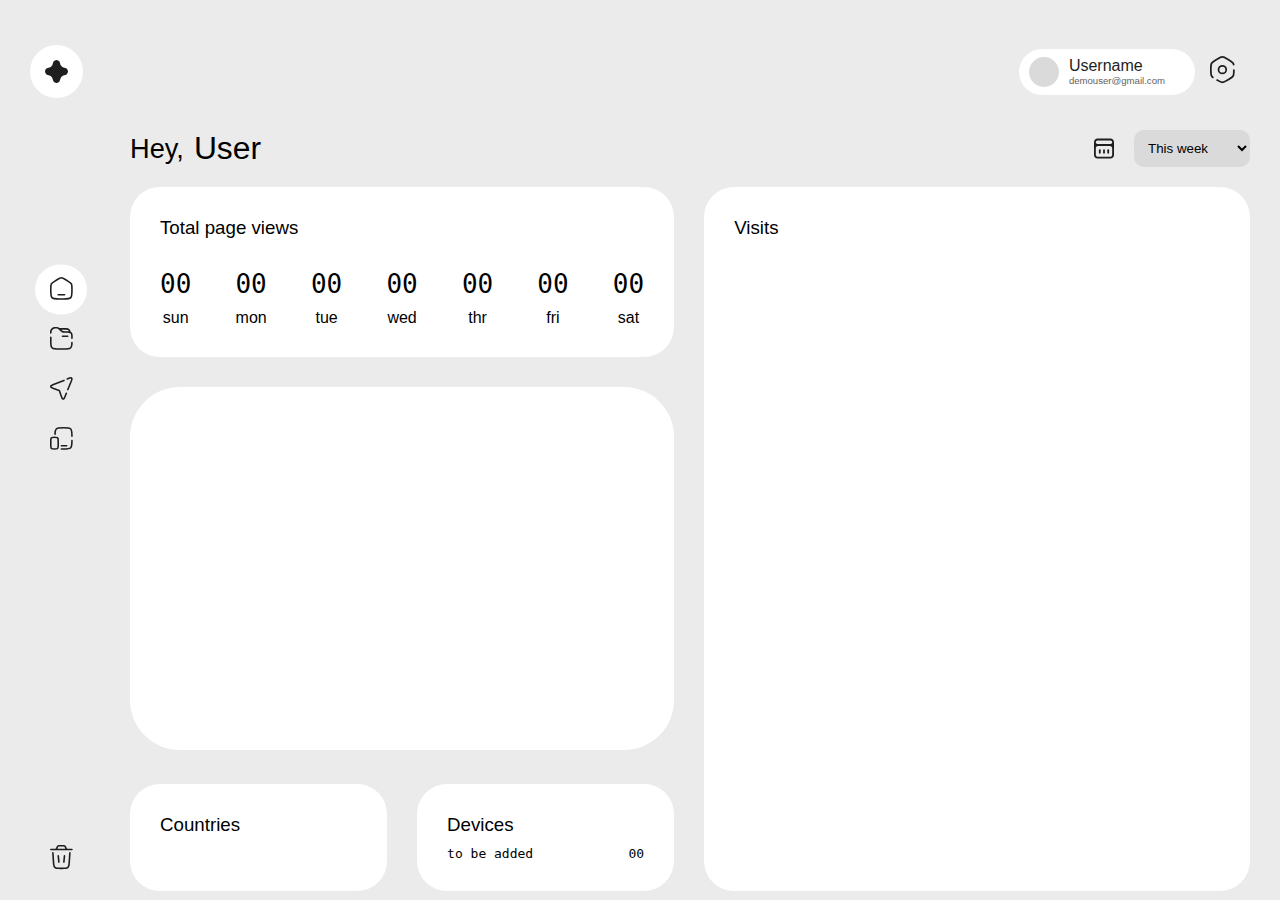
<file: index.html>
<!DOCTYPE html>
<html lang="en">

<head>
    <meta charset="UTF-8">
    <meta name="viewport" content="width=device-width, initial-scale=1.0">
    <title>Document</title>
    <link rel="stylesheet" href="./src/style.css">
</head>

<body>
    <div class="nd-nav">
        <div class="logo"><img src="./img/logo.svg"> </div>
        <div>
            <div class="usinfo">
                <div class="pfimg"></div>
                <div>
                    <p class="name">Username</p>
                    <p class="email">demouser@gmail.com</p>
                </div>
            </div>
            <div class="settingsLink"><img src="./img/settings.svg" alt="">
            </div>
        </div>

    </div>
    <div class="nav">

        <span class="select"></span>
        <div class="middle-links links">
            <a href="./">
                <div class="homeLink"><img src="./img/home.svg" alt="">
                    <p>Home</p>
                </div>
            </a>
            <a href="./pages.html">
                <div class="pagesLink"><img src="./img/folder.svg" alt="">
                    <p>Pages</p>
                </div>
            </a>
            <a href="./maps.html">
                <div class="Maps"><img src="./img/maps.svg" alt="">
                    <p>Maps</p>
                </div>
            </a>
            <a href="./devices.html">
                <div class="Devices"><img src="./img/devices.svg" alt="">
                    <p>Devices</p>
                </div>
            </a>


        </div>
        <div class="bottom-links links">
            <a href="./trash.html">
                <div class="trashLink"><img src="./img/trash.svg" alt="">
                    <p>Trash</p>
                </div>
            </a>


        </div>

    </div>
    <div class="wrap">

        <div class="main">
            <div class="bar">
                <div class="greet">Hey,<h3>User</h3>
                </div>
                <div>
                    <img src="./img/calender.svg" alt="">
                    <select name="timeperiod" class="timeperiod">
                        <option id="">This week</option>
                        <option id="">Last week</option>
                        <option id="">Last 30 days</option>
                    </select>
                </div>
            </div>
            <div class="maininfo">
                <div class="leftside">
                    <div class="tpageview">
                        <h3>Total page views</h3>
                        <div>
                            <div>
                                <p class="sun">00</p>
                                <p class="day">sun</p>
                            </div>
                            <div>
                                <p class="mon">00</p>
                                <p class="day">mon</p>
                            </div>
                            <div>
                                <p class="tue">00</p>
                                <p class="day">tue</p>
                            </div>
                            <div>
                                <p class="wed">00</p>
                                <p class="day">wed</p>
                            </div>
                            <div>
                                <p class="thu">00</p>
                                <p class="day">thr</p>
                            </div>
                            <div>
                                <p class="fri">00</p>
                                <p class="day">fri</p>
                            </div>
                            <div>
                                <p class="sat">00</p>
                                <p class="day">sat</p>
                            </div>

                        </div>

                    </div>
                    <div
                        >
                        <canvas id="myChart" width="600" height="400" ></canvas>
                    </div>
                    <div class="snd-info">
                        <div class="countries">
                            <h3>Countries</h3>
                            <div>

                            </div>
                        </div>
                        <div class="devices">
                            <h3>Devices</h3>
                            <div>
                                <div>
                                    <p>to be added </p>
                                    <p>00</p>
                                </div>

                            </div>
                        </div>
                    </div>
                </div>
                <div class="rightside">
                    <h3>Visits</h3>

                </div>

            </div>
        </div>
    </div>

</body>
<!-- <script src="./src/pocketbase.umd.js"></script> -->
<script type="module" src="./src/main.js"></script>
<script type="module" src="./src/userfn.js"></script>


</html>
</file>
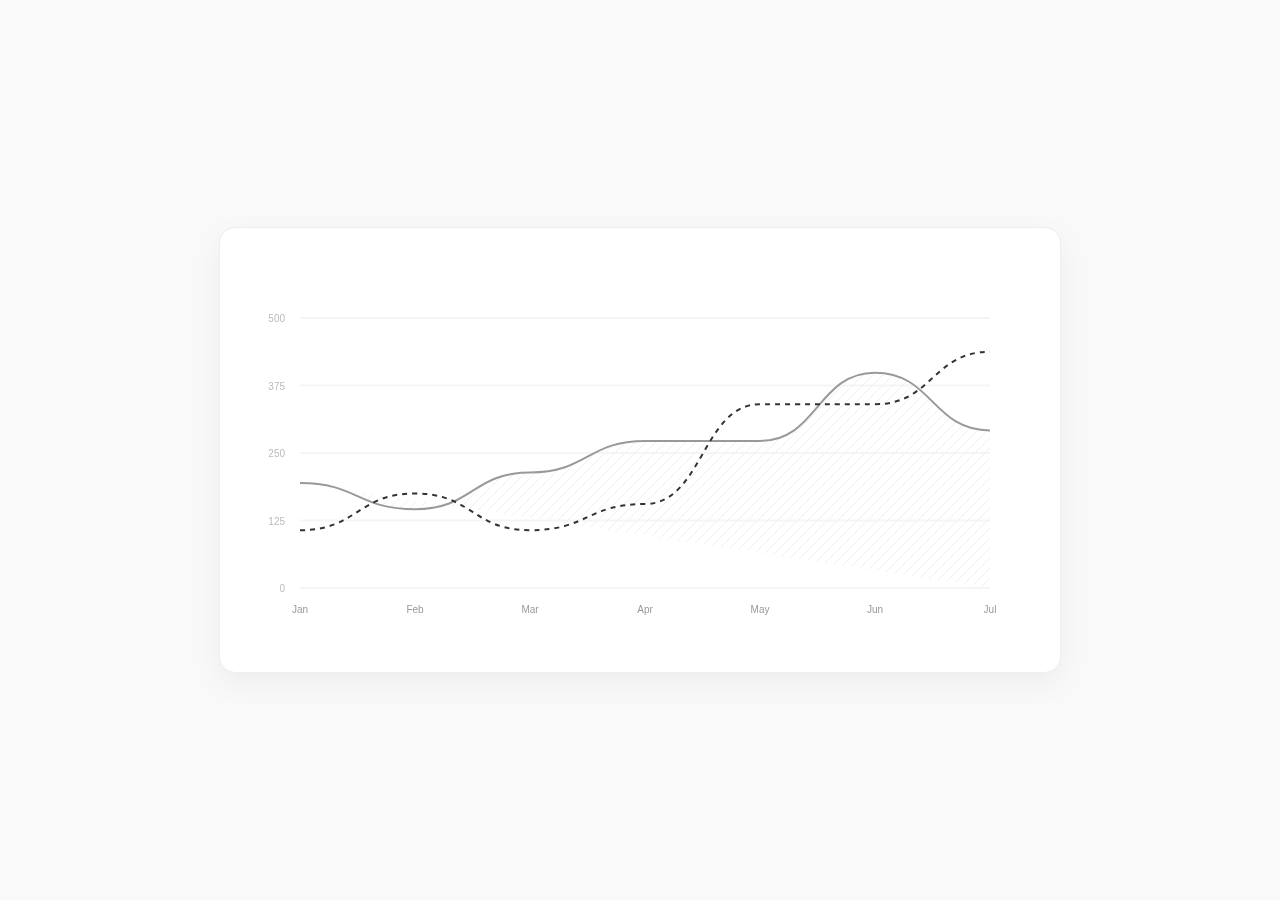
<file: test.html>
<!DOCTYPE html>
<html>
<body style="display: flex; justify-content: center; align-items: center; height: 100vh; margin: 0; background: #f9f9f9; font-family: sans-serif;">
  <div style="position: relative; background: white; padding: 20px; border-radius: 16px; border: 1px solid #eee; box-shadow: 0 10px 30px rgba(0,0,0,0.05);">
    <canvas id="myChart" width="800" height="400" style="width: 100%; "></canvas>
  </div>

  <script>
    const canvas = document.getElementById('myChart');
    const ctx = canvas.getContext('2d');

    const maxData = 500;
    const labels = ['Jan', 'Feb', 'Mar', 'Apr', 'May', 'Jun', 'Jul'];
    const dataSolid = [200, 150, 220, 280, 280, 410, 300]; 
    const dataDashed = [110, 180, 110, 160, 350, 350, 450];
    const padding = { top: 70, right: 50, bottom: 60, left: 60 };
    
    let drawProgress = 0; 
    let targetIndex = 0;
    let easedIndex = 0;
    let isHovering = false;
    let opacity = 0;

    const chartWidth = canvas.width - padding.left - padding.right;
    const chartHeight = canvas.height - padding.top - padding.bottom;

    const getX = (i) => padding.left + (i * (chartWidth / (dataSolid.length - 1)));
    const getY = (val) => (canvas.height - padding.bottom) - (val * (chartHeight / maxData) * drawProgress);

    const patternCanvas = document.createElement('canvas');
    patternCanvas.width = 10; patternCanvas.height = 10;
    const pCtx = patternCanvas.getContext('2d');
    pCtx.strokeStyle = '#f0f0f0';
    pCtx.lineWidth = 1;
    pCtx.beginPath(); pCtx.moveTo(0, 10); pCtx.lineTo(10, 0); pCtx.stroke();
    const pattern = ctx.createPattern(patternCanvas, 'repeat');

    function drawSteppedPath(data) {
      for (let i = 0; i < data.length; i++) {
        const x = getX(i), y = getY(data[i]);
        if (i === 0) ctx.moveTo(x, y);
        else {
          const prevX = getX(i - 1), prevY = getY(data[i - 1]), midX = (prevX + x) / 2;
          ctx.bezierCurveTo(midX, prevY, midX, y, x, y);
        }
      }
    }

    function animate() {
      ctx.clearRect(0, 0, canvas.width, canvas.height);

      if (drawProgress < 1) drawProgress += (1 - drawProgress) * 0.08;
      if (drawProgress > 0.999) drawProgress = 1;

      // 1. Grid & Y Axis
      ctx.setLineDash([]);
      ctx.strokeStyle = '#f5f5f5';
      ctx.fillStyle = '#bbb';
      ctx.textAlign = 'right';
      for (let i = 0; i <= 4; i++) {
        const val = Math.round(i * (maxData / 4)), y = (canvas.height - padding.bottom) - (val * (chartHeight / maxData));
        ctx.beginPath(); ctx.moveTo(padding.left, y); ctx.lineTo(canvas.width - padding.right, y); ctx.stroke();
        ctx.fillText(val, padding.left - 15, y + 4);
      }

      // 2. Area Fill
      ctx.beginPath(); 
      ctx.moveTo(getX(0), (canvas.height - padding.bottom)); 
      drawSteppedPath(dataSolid);
      ctx.lineTo(getX(dataSolid.length - 1), (canvas.height - padding.bottom)); 
      ctx.fillStyle = pattern;
      ctx.fill();

      // 3. Lines
      ctx.beginPath(); ctx.strokeStyle = '#999'; ctx.lineWidth = 2; drawSteppedPath(dataSolid); ctx.stroke();
      ctx.beginPath(); ctx.setLineDash([5, 5]); ctx.strokeStyle = '#333'; drawSteppedPath(dataDashed); ctx.stroke();

      // 4. X-Axis Labels (NEW)
      ctx.setLineDash([]);
      ctx.fillStyle = '#999';
      ctx.textAlign = 'center';
      labels.forEach((label, i) => {
        ctx.fillText(label, getX(i), canvas.height - padding.bottom + 25);
      });

      // 5. Interaction logic
      easedIndex += (targetIndex - easedIndex) * 0.15;
      opacity += (isHovering ? 1 - opacity : 0 - opacity) * 0.15;

      if (opacity > 0.01) {
        ctx.globalAlpha = opacity;
        const activeX = getX(easedIndex);
        const snapIdx = Math.round(easedIndex);

        ctx.beginPath(); ctx.setLineDash([4, 4]); ctx.strokeStyle = '#aaa';
        ctx.moveTo(activeX, padding.top); ctx.lineTo(activeX, canvas.height - padding.bottom); ctx.stroke();

        const tipX = activeX + 15 > canvas.width - 120 ? activeX - 135 : activeX + 15;
        ctx.setLineDash([]);
        ctx.fillStyle = '#111';
        ctx.beginPath(); ctx.roundRect(tipX, 100, 120, 60, 8); ctx.fill();
        
        ctx.fillStyle = '#fff';
        ctx.textAlign = 'left';
        ctx.font = 'bold 12px sans-serif';
        ctx.fillText(labels[snapIdx], tipX + 12, 120);
        
        ctx.font = '11px sans-serif';
        ctx.fillStyle = '#aaa';
        const curSolid = Math.round(dataSolid[snapIdx] * drawProgress);
        const curDash = Math.round(dataDashed[snapIdx] * drawProgress);
        ctx.fillText(`Solid: ${curSolid}`, tipX + 12, 137);
        ctx.fillText(`Dash: ${curDash}`, tipX + 12, 152);

        ctx.fillStyle = '#444';
        ctx.beginPath(); ctx.arc(activeX, getY(dataSolid[snapIdx]), 5, 0, Math.PI*2); ctx.fill();
        ctx.beginPath(); ctx.arc(activeX, getY(dataDashed[snapIdx]), 5, 0, Math.PI*2); ctx.fill();
        ctx.globalAlpha = 1;
      }

      requestAnimationFrame(animate);
    }

// Replace your current mouse logic with this:
canvas.addEventListener('mousemove', (e) => {
  const rect = canvas.getBoundingClientRect();
  
  // We calculate scales inside the listener so it stays accurate 
  // even if the CSS size changes after the page loads.
  const scaleX = canvas.width / rect.width;
  const scaleY = canvas.height / rect.height;

  // Apply the scale to the mouse coordinates
  const mouseX = (e.clientX - rect.left) * scaleX;
  const mouseY = (e.clientY - rect.top) * scaleY;

  if (mouseX >= padding.left && mouseX <= canvas.width - padding.right) {
    isHovering = true;
    targetIndex = (mouseX - padding.left) / (chartWidth / (dataSolid.length - 1));
  } else {
    isHovering = false;
  }
});

canvas.addEventListener('mouseleave', () => isHovering = false);
    canvas.addEventListener('mouseleave', () => isHovering = false);

    animate();
  </script>
</body>
</html>
</file>
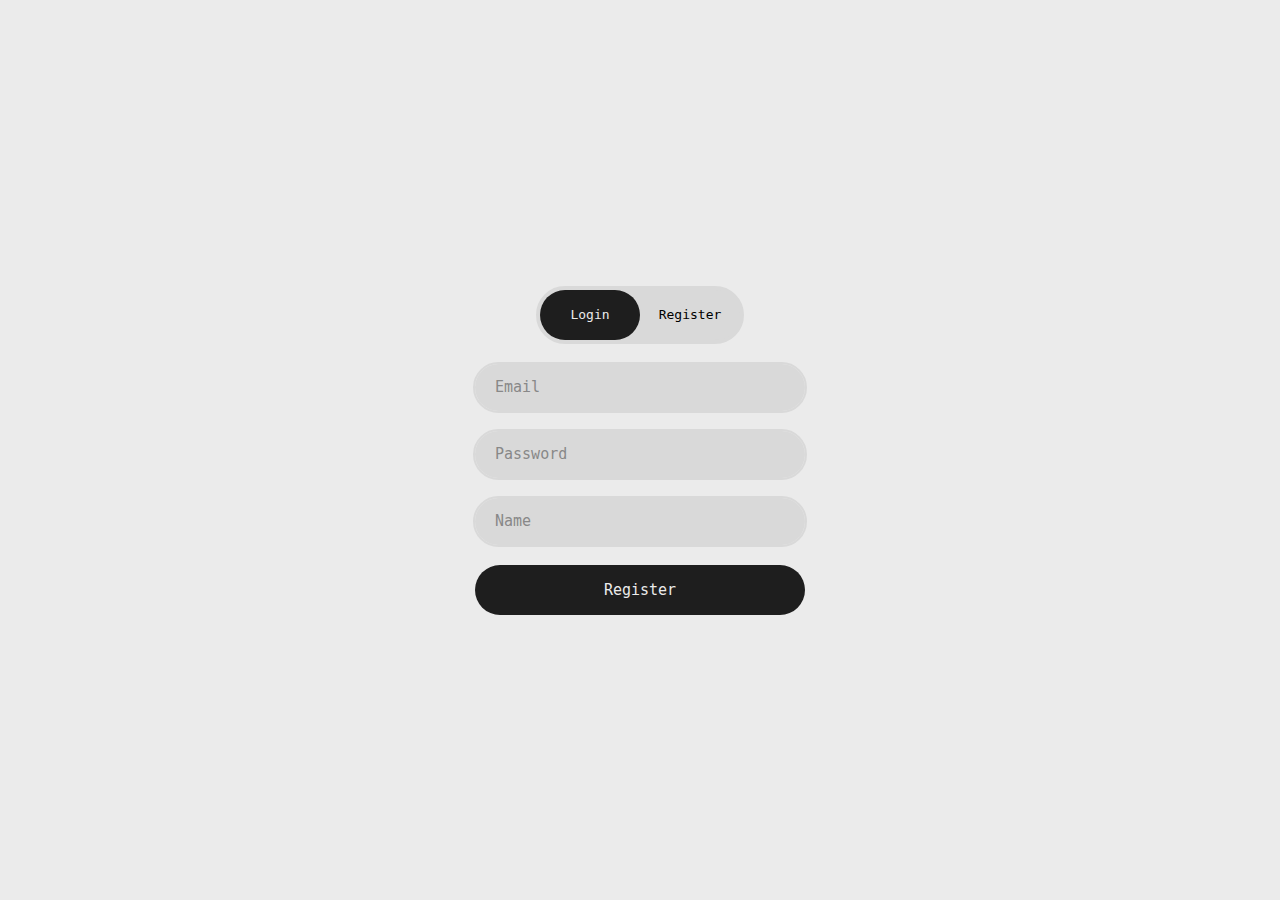
<file: pages/login.html>
<!DOCTYPE html>
<html lang="en">

<head>
    <meta charset="UTF-8">
    <meta name="viewport" content="width=device-width, initial-scale=1.0">
    <title>Login</title>
    <link rel="stylesheet" href="./pages.css">
</head>

<body>
    <div class="main">


        <div class="switchmode">
            <p class="login active">Login</p>
            <p class="regi">Register</p>
            <span></span>
        </div>
        <div class="register">
            <div>

                <input type="email" class="email" placeholder=" ">
                <p>Email</p>

            </div>
            <div>
                <input type="text" class="password" placeholder=" ">
                <p>Password</p>

            </div>
            <div>
                <input type="text" class="name" placeholder=" ">
                <p>Name</p>

            </div>
            <span class="registerbtn">Register</span>

        </div>


    </div>
    <script src="./pages.js"></script>
</body>

</html>
</file>
<file: src/style.css>
body,
p {
  margin: 0;
}

body {
  background-color: var(--white);
}

:root {
  --black: #1e1e1e;
  --white: #ebebeb;
  --wwhite: #fff;
  --grey: #dadada;
  --dark-gray: #626262;
  --blue: #007bff;
  --nav-width-collapsed: 52px;
  --nav-width-expanded: 200px;
  --transition-speed: 300ms;
  --m: "Segoe UI", Tahoma, Geneva, Verdana, sans-serif;
}

h3 {
  margin: 0;
  margin-bottom: 10px;
  font-family: var(--m);
  font-weight: 500;
}

a,
p {
  font-family: monospace;
}

a {
  text-decoration: none;
  color: inherit;
}

canvas {
  width: 100%;
  background-color: var(--wwhite);
  border-radius: 50px;
  margin-top: 30px;
  box-sizing: border-box;
}

.nav {
  position: fixed;
  top: 0;
  outline: 10px solid var(--white);
  left: 35px;
  padding: 30px 15px;
  height: 100vh;
  width: var(--nav-width-collapsed);
  background-color: var(--white);
  display: flex;
  flex-direction: column;
  box-sizing: border-box;
  overflow: hidden;
  transition: var(--transition-speed);
  will-change: width;
  z-index: 1;
}
.nav:hover {
  width: var(--nav-width-expanded);
}
.nav img {
  width: 23px;
  flex-shrink: 0;
}
.nav > div {
  position: absolute;
  left: 15px;
}
.nav .links {
  font-family: var(--m) !important;
  font-size: 1.3em;
  display: flex;
  flex-direction: column;
  gap: 27px;
}
.nav .links div {
  cursor: pointer;
  display: flex;
  gap: 20px;
  align-items: center;
  transition: color 200ms;
}
.nav .links div:hover {
  color: var(--primary-color);
}
.nav .links p {
  margin: 0;
  white-space: nowrap;
  font-family: inherit;
}
.nav .pages {
  position: relative;
  margin-left: 39px;
  display: flex;
  flex-direction: column;
  gap: 15px;
}
.nav .pages span {
  position: absolute;
  left: -30px;
  width: 2px;
  height: 100%;
  background-color: var(--black);
  border-radius: 2px;
}
.nav .select {
  position: absolute;
  left: 0;
  top: 0;
  width: 100%;
  height: 50px;
  background-color: var(--wwhite);
  border-radius: 100px;
  translate: 0 -25%;
  transition: var(--transition-speed) ease;
  pointer-events: none;
}
.nav .middle-links {
  top: 50%;
  transform: translateY(-100%);
}
.nav .bottom-links {
  bottom: 30px;
}

.nd-nav {
  z-index: 2;
  position: fixed;
  display: flex;
  width: 100%;
  justify-content: space-between;
  top: 0;
  padding: 45px 45px;
  box-sizing: border-box;
  align-items: center;
}
.nd-nav .logo > img {
  padding: 15px;
  translate: -15px 0;
  border-radius: 50%;
  background-color: var(--wwhite);
}
.nd-nav > div {
  display: flex;
  align-items: center;
  gap: 15px;
}
.nd-nav .usinfo {
  align-items: center;
  border-radius: 30px;
  padding: 8px 30px 8px 10px;
  gap: 10px;
  background-color: var(--wwhite);
  font-family: inherit;
  display: flex;
}
.nd-nav .usinfo * {
  font-family: var(--m);
}
.nd-nav .usinfo .pfimg {
  height: 30px;
  width: 30px;
  border-radius: 50%;
  background-color: var(--grey);
}
.nd-nav .usinfo .name {
  font-size: 1em;
  opacity: 1;
  color: var(--black);
  font-weight: 400;
}
.nd-nav .usinfo .email {
  font-size: 0.6em;
  color: var(--dark-gray);
}

.wrap {
  margin-top: 130px;
  margin-left: 100px;
  display: flex;
  flex-direction: column;
}

.main {
  padding: 0px 30px;
}
.main .bar {
  display: flex;
  justify-content: space-between;
  align-items: center;
}
.main .bar .greet {
  display: flex;
  font-family: var(--m);
  gap: 10px;
  align-items: center;
  font-size: 1.7em;
}
.main .bar .greet h3 {
  margin: 0;
}
.main .bar div {
  display: flex;
  gap: 20px;
}
.main .bar div select {
  border-radius: 10px;
  padding: 10px;
  background-color: var(--grey);
  border: none;
}
.main .bar img {
  width: 20px;
}
.main .maininfo {
  display: flex;
  gap: 30px;
  margin-top: 20px;
}
.main .maininfo > div {
  width: 50%;
}
.main .tpageview {
  background-color: var(--wwhite);
  box-sizing: border-box;
  padding: 30px;
  border-radius: 30px;
  display: flex;
  gap: 20px;
  flex-direction: column;
}
.main .tpageview > div {
  display: flex;
  justify-content: space-between;
}
.main .tpageview > div > div {
  display: flex;
  flex-direction: column;
  align-items: center;
  gap: 10px;
}
.main .tpageview > div > div :nth-child(1) {
  font-size: 2em;
}
.main .tpageview > div > div :nth-child(2) {
  font-family: var(--m);
}
.main .snd-info {
  display: flex;
  gap: 30px;
  margin-top: 30px;
}
.main .snd-info > div {
  background-color: var(--wwhite);
  box-sizing: border-box;
  padding: 30px;
  border-radius: 30px;
  width: 50%;
}
.main .snd-info > div > div > div {
  display: flex;
  width: 100%;
  justify-content: space-between;
}

.rightside {
  background-color: var(--wwhite);
  box-sizing: border-box;
  padding: 30px;
  border-radius: 30px;
}
.rightside > div {
  display: flex;
  width: 100%;
  justify-content: space-between;
}

/*# sourceMappingURL=style.css.map */
</file>
<file: pages/pages.css>
body,
p {
  margin: 0;
}

body {
  background-color: var(--white);
}

:root {
  --black: #1e1e1e;
  --white: #ebebeb;
  --grey: #d9d9d9;
  --blue: #007bff;
  --m: "Segoe UI", Tahoma, Geneva, Verdana, sans-serif;
}

.main {
  display: flex;
  width: 100%;
  height: 100vh;
  align-items: center;
  justify-content: center;
  flex-direction: column;
}

.switchmode {
  display: flex;
  width: 200px;
  height: 50px;
  background-color: var(--grey);
  border-radius: 100px;
  position: relative;
  margin-bottom: 20px;
  align-items: center;
  border: 4px solid var(--grey);
  font-family: monospace;
  cursor: pointer;
}
.switchmode span {
  background-color: var(--black);
  height: 100%;
  width: 50%;
  position: absolute;
  border-radius: 100px;
  left: 0;
  transition: 300ms;
}
.switchmode .active {
  color: var(--white);
}
.switchmode p {
  transition: 500ms;
  z-index: 1;
  width: 50%;
  height: 100%;
  display: flex;
  align-items: center;
  justify-content: center;
}

.register {
  font-family: monospace;
  display: flex;
  flex-direction: column;
  align-items: center;
  position: relative;
}
.register > div {
  margin-bottom: 20px;
  position: relative;
  display: flex;
  align-items: center;
}
.register p {
  position: absolute;
  font-size: 15px;
  z-index: 1;
  left: 15px;
  position: absolute;
  top: 30%;
  color: #888;
  font-size: 15px;
  transition: all 0.3s ease;
  pointer-events: none; /* User clicks "through" the label to the input */
  padding: 0 5px;
}
.register span {
  cursor: pointer;
  background-color: var(--black);
  height: 2px;
  width: 300px;
  padding: 0 15px;
  height: 50px;
  font-size: 15px;
  color: var(--white);
  display: flex;
  align-items: center;
  justify-content: center;
  border-radius: 100px;
  transition: 300ms;
}

input {
  padding: 15px;
  font-size: 15px;
  border: none;
  border-radius: 5px;
  width: 300px;
  background: #d9d9d9;
  border-radius: 100px;
  position: relative;
  transition: 300ms;
  outline: 2px solid var(--grey);
  box-shadow: 0 7px 30px rgba(0, 0, 0, 0);
}

input:focus-visible {
  margin: 30px 0 15px 0;
  box-shadow: 0 7px 30px rgba(0, 0, 0, 0.15);
  outline: 2px solid var(--black);
  background-color: var(--white);
}

input:focus-visible + p {
  top: -5%;
  color: var(--black);
  z-index: 2;
}

input:not(:placeholder-shown):not(:focus-visible) + p {
  top: 0px;
  z-index: -2;
}

.registerbtn:hover {
  background-color: var(--black);
  scale: 1.05;
}

/*# sourceMappingURL=pages.css.map */
</file>
